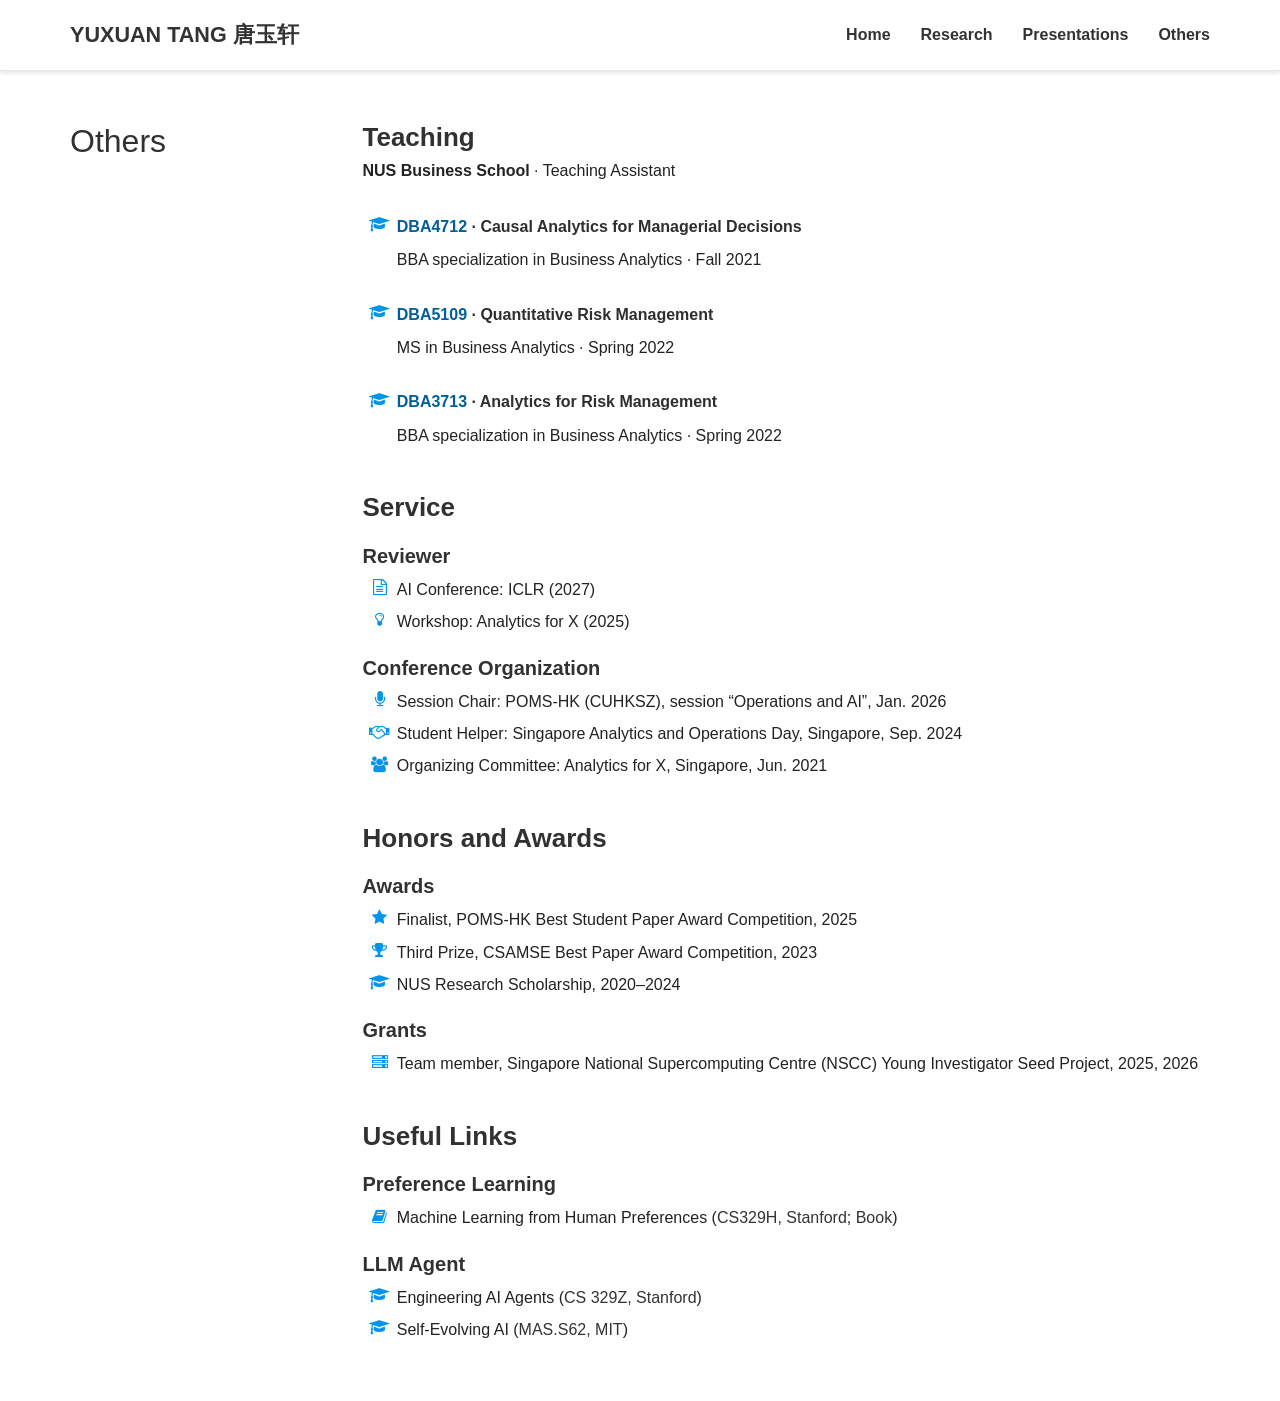
<file: others.html>
<!DOCTYPE html>
<html lang="en">
<head>
  <meta charset="utf-8">
  <meta name="viewport" content="width=device-width, initial-scale=1">
  <meta name="author" content="Yuxuan Tang">
  <title>Others | Yuxuan Tang</title>
  <link rel="icon" type="image/svg+xml" href="favicon.svg?v=2">
  <link rel="stylesheet" href="https://cdnjs.cloudflare.com/ajax/libs/twitter-bootstrap/3.3.7/css/bootstrap.min.css">
  <link rel="stylesheet" href="https://cdnjs.cloudflare.com/ajax/libs/font-awesome/4.7.0/css/font-awesome.min.css">
  <link rel="stylesheet" href="css/hugo-academic.css">
  <link rel="stylesheet" href="css/green.css">
  <link rel="stylesheet" href="css/yuxuan.css?v=20261112a">
</head>
<body class="teaching-page">
  <nav class="navbar navbar-default navbar-fixed-top" id="navbar-main">
    <div class="container"><div class="navbar-header">
      <button type="button" class="navbar-toggle collapsed" data-toggle="collapse" data-target=".navbar-collapse"><span class="sr-only">Toggle navigation</span><span class="icon-bar"></span><span class="icon-bar"></span><span class="icon-bar"></span></button>
      <a class="navbar-brand" href="index.html">Yuxuan Tang 唐玉轩</a>
    </div><div class="collapse navbar-collapse"><ul class="nav navbar-nav navbar-right">
      <li><a href="index.html">Home</a></li><li><a href="research.html">Research</a></li><li><a href="presentation.html">Presentations</a></li><li><a href="others.html">Others</a></li>
    </ul></div></div>
  </nav>

  <section class="home-section">
    <div class="container"><div class="row">
      <div class="col-xs-12 col-md-3 section-heading"><h1>Others</h1></div>
      <div class="col-xs-12 col-md-9">
        <h2 class="teaching-topic">Teaching</h2>
        <p class="teaching-institution"><strong>NUS Business School</strong> · Teaching Assistant</p>
        <ul class="fa-ul teaching-list">
          <li>
            <i class="fa-li fa fa-graduation-cap teaching-icon" aria-hidden="true"></i>
            <strong><span class="course-code">DBA4712</span> · Causal Analytics for Managerial Decisions</strong>
            <p>BBA specialization in Business Analytics · Fall 2021</p>
          </li>
          <li>
            <i class="fa-li fa fa-graduation-cap teaching-icon" aria-hidden="true"></i>
            <strong><span class="course-code">DBA5109</span> · Quantitative Risk Management</strong>
            <p>MS in Business Analytics · Spring 2022</p>
          </li>
          <li>
            <i class="fa-li fa fa-graduation-cap teaching-icon" aria-hidden="true"></i>
            <strong><span class="course-code">DBA3713</span> · Analytics for Risk Management</strong>
            <p>BBA specialization in Business Analytics · Spring 2022</p>
          </li>
        </ul>

        <h2 class="teaching-topic others-section">Service</h2>
        <h3 class="others-subtopic">Reviewer</h3>
        <ul class="fa-ul others-list">
          <li><i class="fa-li fa fa-file-text-o others-icon" aria-hidden="true"></i>AI Conference: ICLR (2027)</li>
          <li><i class="fa-li fa fa-lightbulb-o others-icon" aria-hidden="true"></i>Workshop: Analytics for X (2025)</li>
        </ul>

        <h3 class="others-subtopic">Conference Organization</h3>
        <ul class="fa-ul others-list">
          <li><i class="fa-li fa fa-microphone others-icon" aria-hidden="true"></i>Session Chair: POMS-HK (CUHKSZ), session “Operations and AI”, Jan. 2026</li>
          <li><i class="fa-li fa fa-handshake-o others-icon" aria-hidden="true"></i>Student Helper: Singapore Analytics and Operations Day, Singapore, Sep. 2024</li>
          <li><i class="fa-li fa fa-users others-icon" aria-hidden="true"></i>Organizing Committee: Analytics for X, Singapore, Jun. 2021</li>
        </ul>

        <h2 class="teaching-topic others-section">Honors and Awards</h2>
        <h3 class="others-subtopic">Awards</h3>
        <ul class="fa-ul others-list">
          <li><i class="fa-li fa fa-star others-icon" aria-hidden="true"></i>Finalist, POMS-HK Best Student Paper Award Competition, 2025</li>
          <li><i class="fa-li fa fa-trophy others-icon" aria-hidden="true"></i>Third Prize, CSAMSE Best Paper Award Competition, 2023</li>
          <li><i class="fa-li fa fa-graduation-cap others-icon" aria-hidden="true"></i>NUS Research Scholarship, 2020–2024</li>
        </ul>

        <h3 class="others-subtopic">Grants</h3>
        <ul class="fa-ul others-list">
          <li><i class="fa-li fa fa-server others-icon" aria-hidden="true"></i>Team member, Singapore National Supercomputing Centre (NSCC) Young Investigator Seed Project, 2025, 2026</li>
        </ul>

        <h2 class="teaching-topic others-section">Useful Links</h2>
        <h3 class="others-subtopic">Preference Learning</h3>
        <ul class="fa-ul others-list">
          <li><i class="fa-li fa fa-book others-icon" aria-hidden="true"></i>Machine Learning from Human Preferences (<a href="https://web.stanford.edu/class/cs329h/" target="_blank">CS329H, Stanford</a>; <a href="https://mlhp.stanford.edu/" target="_blank">Book</a>)</li>
        </ul>

        <h3 class="others-subtopic">LLM Agent</h3>
        <ul class="fa-ul others-list">
          <li><i class="fa-li fa fa-graduation-cap others-icon" aria-hidden="true"></i>Engineering AI Agents (<a href="https://cs329z.stanford.edu/index.html" target="_blank">CS 329Z, Stanford</a>)</li>
          <li><i class="fa-li fa fa-graduation-cap others-icon" aria-hidden="true"></i>Self-Evolving AI (<a href="https://mit-mi.github.io/how2ai-course/fall2026/" target="_blank">MAS.S62, MIT</a>)</li>
        </ul>
      </div>
    </div></div>
  </section>
  <script src="https://cdnjs.cloudflare.com/ajax/libs/jquery/1.12.4/jquery.min.js"></script>
  <script src="https://cdnjs.cloudflare.com/ajax/libs/twitter-bootstrap/3.3.7/js/bootstrap.min.js"></script>
</body>
</html>
</file>
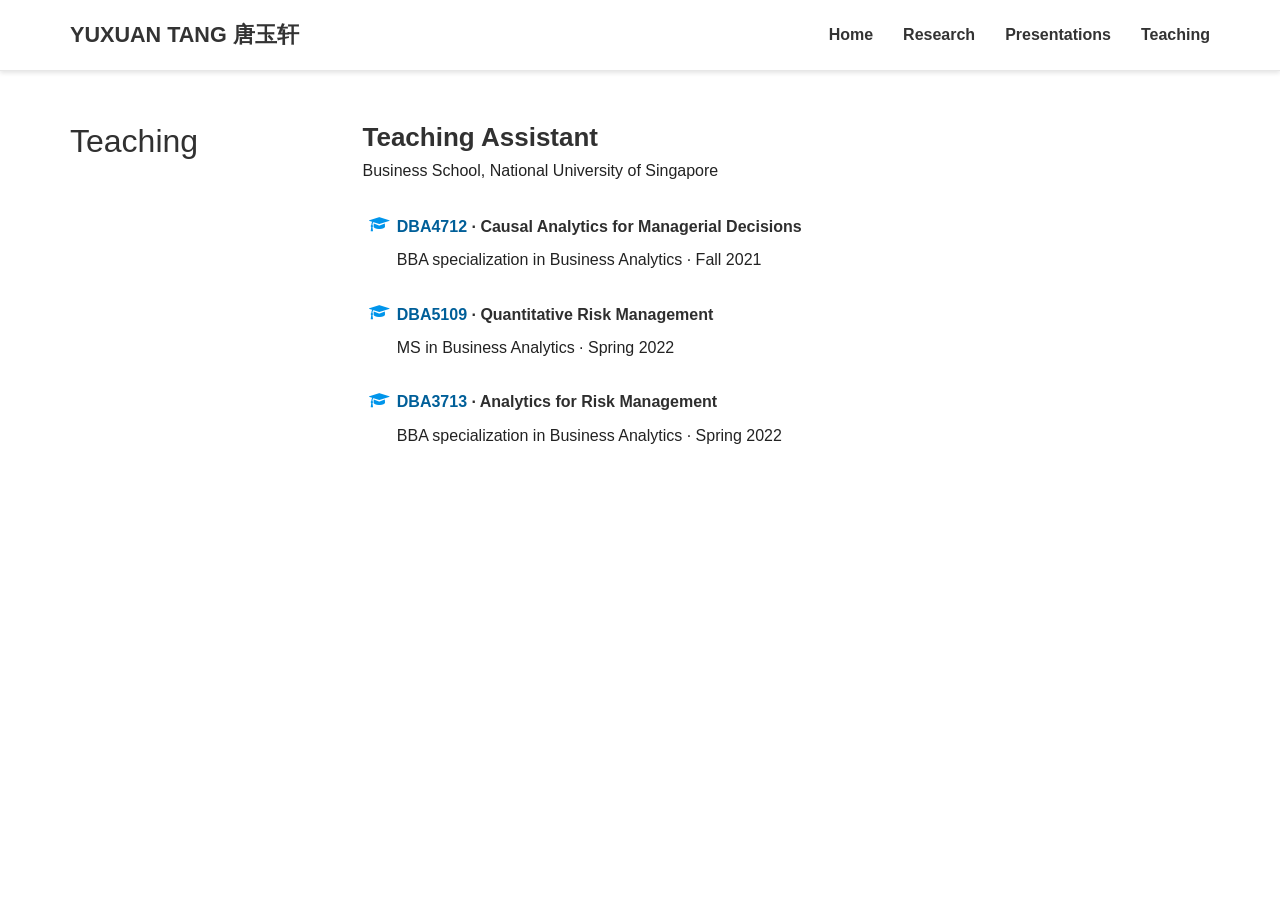
<file: teaching.html>
<!DOCTYPE html>
<html lang="en">
<head>
  <meta charset="utf-8">
  <meta name="viewport" content="width=device-width, initial-scale=1">
  <meta name="author" content="Yuxuan Tang">
  <title>Teaching | Yuxuan Tang</title>
  <link rel="stylesheet" href="https://cdnjs.cloudflare.com/ajax/libs/twitter-bootstrap/3.3.7/css/bootstrap.min.css">
  <link rel="stylesheet" href="https://cdnjs.cloudflare.com/ajax/libs/font-awesome/4.7.0/css/font-awesome.min.css">
  <link rel="stylesheet" href="css/hugo-academic.css">
  <link rel="stylesheet" href="css/green.css">
  <link rel="stylesheet" href="css/yuxuan.css?v=20260629g">
</head>
<body class="teaching-page">
  <nav class="navbar navbar-default navbar-fixed-top" id="navbar-main">
    <div class="container"><div class="navbar-header">
      <button type="button" class="navbar-toggle collapsed" data-toggle="collapse" data-target=".navbar-collapse"><span class="sr-only">Toggle navigation</span><span class="icon-bar"></span><span class="icon-bar"></span><span class="icon-bar"></span></button>
      <a class="navbar-brand" href="index.html">Yuxuan Tang 唐玉轩</a>
    </div><div class="collapse navbar-collapse"><ul class="nav navbar-nav navbar-right">
      <li><a href="index.html">Home</a></li><li><a href="research.html">Research</a></li><li><a href="presentation.html">Presentations</a></li><li><a href="teaching.html">Teaching</a></li>
    </ul></div></div>
  </nav>

  <section class="home-section">
    <div class="container"><div class="row">
      <div class="col-xs-12 col-md-3 section-heading"><h1>Teaching</h1></div>
      <div class="col-xs-12 col-md-9">
        <h2 class="teaching-topic">Teaching Assistant</h2>
        <p class="teaching-institution">Business School, National University of Singapore</p>
        <ul class="fa-ul teaching-list">
          <li>
            <i class="fa-li fa fa-graduation-cap teaching-icon" aria-hidden="true"></i>
            <strong><span class="course-code">DBA4712</span> · Causal Analytics for Managerial Decisions</strong>
            <p>BBA specialization in Business Analytics · Fall 2021</p>
          </li>
          <li>
            <i class="fa-li fa fa-graduation-cap teaching-icon" aria-hidden="true"></i>
            <strong><span class="course-code">DBA5109</span> · Quantitative Risk Management</strong>
            <p>MS in Business Analytics · Spring 2022</p>
          </li>
          <li>
            <i class="fa-li fa fa-graduation-cap teaching-icon" aria-hidden="true"></i>
            <strong><span class="course-code">DBA3713</span> · Analytics for Risk Management</strong>
            <p>BBA specialization in Business Analytics · Spring 2022</p>
          </li>
        </ul>
      </div>
    </div></div>
  </section>
  <script src="https://cdnjs.cloudflare.com/ajax/libs/jquery/1.12.4/jquery.min.js"></script>
  <script src="https://cdnjs.cloudflare.com/ajax/libs/twitter-bootstrap/3.3.7/js/bootstrap.min.js"></script>
</body>
</html>
</file>
<file: css/hugo-academic.css>
/*************************************************
 *  Hugo Academic: an academic theme for Hugo.
 *  Designed by @GeorgeCushen.
 *  https://github.com/gcushen/hugo-academic
 **************************************************/

/*************************************************
 *  Core
 **************************************************/


/*Added templates below*/

/*Spaces*/
/*#p1 {text-indent: 4em;}*/

.journal {
  color: #8E1900;
  /*font-weight: 500;*/
  font-weight: 550
}

.journal-link {
  color: inherit;          /* same color as .journal */
  font: inherit;           /* same font as .journal */
  text-decoration: underline;
}



.award-colour {
  color: #001868;
  /*font-weight: 500;*/
  font-weight: 550
}

.author {
  font-weight: lighter;
}


.black-link {
  color: #001868;
  font-weight: lighter;
  text-decoration: none;
}

/*Added templates above*/

*,
*::after,
*::before {
  box-sizing: border-box;
}

.row:after,
.row:before {
  content: " ";
  display: table;
}

.no-link-style {
  text-decoration: none;
  color: inherit;
}

html {
  font-family: 'Merriweather', serif;
  font-size: 16px;
  color: rgba(0,0,0,0.8);
  line-height: 1.65;
  /*margin: 0;*/
  /*padding: 0;*/
  /*width: 100%;*/
  /*overflow-x: hidden; !* Prevent horizontal scrolling *!*/
}
@media screen and (min-width: 58em) {
  html {
    font-size: 20px;
  }
}

body {
  font-family: inherit;
  font-size: 1rem;
  line-height: inherit;
  color: inherit;
  margin-top: 71px; /* Offset body content by navbar height. */
  padding-top: 0;
  counter-reset: captions;
/*  */
/*  margin: 0;*/
/*  padding: 0;*/
/*  width: 100%;*/
/*  overflow-x: hidden; !* Prevent horizontal scrolling *!*/
}
@media screen and (max-width: 1200px) { /* Match max-width of .nav-bar query. */
  body {
    margin-top: 51px; /* Offset body content by navbar height. */
  }
}

/* Body text */
p {
  margin-top: 0;
  margin-bottom: 1rem;
}

/* Lists */
ul, ol, dl {
  margin-top: 0;
  margin-bottom: 1rem;
}

/* Navigation bar text */
.navbar-default {
  font-family: 'Lato', sans-serif;
  font-weight: 400;
  line-height: 1.25;
  text-rendering: optimizeLegibility;
}

/* Headings */
h1, h2, h3, h4, h5, h6 {
  font-family: 'Lato', sans-serif;
  font-weight: 400;
  margin-bottom: .5rem;
  line-height: 1.25;
  color: #313131;
  text-rendering: optimizeLegibility;
}
h1 {
  font-size: 2.25rem;
}
h2 {
  margin-top: 1rem;
  font-size: 1.5rem;
}
h3 {
  font-weight: 700;
  margin-top: 1.5rem;
  font-size: 1.25rem;
}
h4, h5, h6 {
  font-weight: 700;
  margin-top: 1rem;
  font-size: 1rem;
}

a,
h3.article-title a:hover {
  color: #0095eb;
  text-decoration: none;
  transition: color 0.6s ease;
}

a:hover,
a:focus {
  color: #005181;
}

img,
video {
  height: auto;
  max-width: 100%;
  display: block;
}

.img-responsive {
  /* Extend Bootstrap declaration with centering. */
  margin: 0 auto;
}

figcaption:before {
  font-weight: 700;
  text-transform: uppercase;
  content: "Figure " counter(captions) ": ";
}

figcaption {
  display: block;
  margin-top: 0.75em;
  line-height: 1.25;
  font-size: 1rem;
  margin-bottom: 1.65rem;
  font-family: 'Lato', sans-serif;
  counter-increment: captions;
}

figcaption h4 {
  display: inline-block;
  font-size: 1rem;
  font-weight: 400;
  margin: 0;
}

pre,
code {
  font-family: 'Roboto Mono', 'Courier New', 'Courier', monospace;
}

pre {
  margin: 0 0 1rem 0;
  overflow: auto;
}

hr {
  border: 0;
  height: 1px;
  background: #333;
  background-image: linear-gradient(to right, #ccc, #333, #ccc);
}

/* Quotes */
blockquote {
  padding: .5rem 1rem;
  margin: .8rem 0;
  color: #7a7a7a;
  border-left: .25rem solid #e5e5e5;
}
blockquote p:last-child {
  margin-bottom: 0;
}
@media (min-width: 30em) {
  blockquote {
    padding-right: 5rem;
    padding-left: 1.25rem;
  }
}

.space-below {
  margin-bottom: 50px;
}
@media screen and (max-width: 768px) {
  .space-below {
    margin-bottom: 10px;
  }
}

.universal-wrapper {
  margin: 0 auto;
  padding-right: 15px;
  padding-left: 15px;
  width: 100%;
}
@media only screen and (min-width: 1001px) {
  .universal-wrapper {
    width: 1000px;
  }
}

/*************************************************
 *  Home Sections
 **************************************************/

@keyframes intro {
  0% {
    opacity: 0;
  }
  100% {
    opacity: 1;
  }
}

.home-section {
  background-color: rgb(255, 255, 255);
  padding: 110px 0 110px 0;
  animation: intro 0.3s both;
  animation-delay: 0.15s;
}

.home-section:first-of-type {
  padding-top: 50px;
}

.home-section:nth-of-type(even) {
  background-color: rgb(247, 247, 247);
}

@media screen and (max-width: 768px) {
  .home-section {
    padding: 60px 0 60px 0;
  }
  .home-section:first-of-type {
    padding-top: 40px;
  }
}

.section-heading h1 {
  margin: 0 0 10px 0;
}

.section-heading p {
  font-family: 'Lato', sans-serif;
  font-weight: 400;
  font-size: 1.1rem;
  color: #b2b2b2;
}

/*************************************************
 *  Biography
 **************************************************/

#profile {
  text-align: center;
  padding: 30px 10px;
  position: relative;
}

#profile .portrait {
  background-image: url('../img/portrait.jpg');
  width: 200px;
  height: 200px;
  margin: 0 auto;
  border-radius: 50%;
  background-size: cover;
  -webkit-background-size: cover;
  -moz-background-size: cover;
}

#profile .portrait-title h2 {
  font-size: 1.75em;
  font-weight: 300;
  color: #000000;
  margin: 20px 0 10px 0;
}

#profile .portrait-title h3 {
  font-size: 1.13em;
  font-weight: 300;
  color: #AAAAAA;
  margin: 0px 0 10px 0;
}

#profile ul.social-icon {
  display: inline-flex;
  flex-direction: row;
  flex-wrap: wrap;
  list-style: none;
  padding: 0;
  margin-top: 30px;
}

#profile .social-icon li {
  margin-right: 10px;
}

#profile .social-icon li:last-of-type {
  margin-right: 0;
}

#profile .social-icon li:hover {
  transform: scale(1.2)
}

.big-icon {
  font-size: 2rem;
}

ul.ul-interests li {
  font-size: 0.9rem;
}

ul.ul-edu {
  list-style: none;
}

ul.ul-edu li {
  position: relative;
  padding: 0px 15px 4px 3px;
}

ul.ul-edu li .description p {
  margin: 0;
}

ul.ul-edu li .description p.course {
  font-size: 0.9rem;
}

ul.ul-edu li .description p.institution {
  font-size: 0.75rem;
  color: rgba(0,0,0,0.6);
}

/*************************************************
 *  Sharing
 **************************************************/

.share-box {
  float: right;
}

ul.share {
  display: flex;
  flex-direction: row;
  flex-wrap: wrap;
  list-style: none;
  margin: 0;
  padding: 0;
}

ul.share li {
  display: inline-flex;
  margin-right: 5px;
}

ul.share li:last-of-type {
  margin-right: 0;
}

ul.share li .fa {
  display: block;
  width: 30px;
  height: 30px;
  line-height: 30px;
  font-size: 16px;
  text-align: center;
  transition: all 150ms ease-in-out;
  color: #fff;
}

ul.share li a {
  background-color: #b5c6ce;
  display: block;
  border-radius: 50%;
  text-decoration: none !important;
  margin: 0;
}

ul.share li:hover .fa {
  transform: scale(1.4)
}

/*************************************************
 *  Blog Articles
 **************************************************/

article {
  animation: intro 0.3s both;
  animation-delay: 0.15s;
}

.article-container {
  max-width: 760px;
  padding: 1rem 20px 0 20px;
  margin: 0 auto 0 auto;
  /*max-width: 100%;*/
  /*padding: 0 15px; !* Adds small padding to the sides *!*/
  /*box-sizing: border-box;*/
}

.article-header {
  position: relative;
  clear: both;
}

.article-banner {
  width: 100%;
  height: auto;
}

.article-header-caption {
  position: absolute;
  bottom: 0;
  right: 0;
  margin: 0 auto;
  padding: 2px 5px;
  color: #fff;
  font-size: .7em;
  background: #000;
  text-align: right;
  z-index: 5;
  opacity: 0.65;
  border-radius: 5px 0 0 0;
}
@media (min-width: 64em) {
  .article-header-caption {
    padding: 5px 10px;
  }
}

.article-header-caption a {
  color: #fff;
  text-decoration: none;
}

.article-title {
  font-size: 1.75rem;
}

.article-title a {
  color: #151515;
  transition: color 0.6s ease;
}

.article-metadata {
  margin-bottom: 20px;
  line-height: 30px; /* Match share bar line height. */
  font-size: 14px;
  letter-spacing: 0.03em;
  color: #888;
}

.article-metadata a {
  color: #888;
}

.article-metadata a:hover {
  color: #0095eb;
}

.article-list-item {
  margin-bottom: 40px;
}

.article-list-item:last-child {
  margin-bottom: 0 !important;
}

.article-list-item .article-metadata {
  margin-bottom: 5px;
}

.article-metadata .article-date,
.article-metadata .article-categories,
.article-metadata .article-tags {
  margin-right: 10px;
}

.article-style img,
.article-style video {
  box-shadow: 1px 1px 0px #edefed, -1px -1px 0px #edefed, 1px -1px 0px #edefed, -1px 1px 0px #edefed;
  margin-left: auto;
  margin-right: auto;
  margin-top: 60px;
  margin-bottom: 60px;
  padding-left: 0;
  padding-right: 0;
}

.article-style figure {
  margin-top: 60px;
  margin-bottom: 60px;
}

.article-style figure img {
  margin-top: 0;
  margin-bottom: 0;
}

#comments {
  padding-top: 1rem;
}

/*************************************************
 *  Publications
 **************************************************/

.pub-icon {
  color: #03396c;
  font-size: 0.81em;
  padding-top: 6px;
}

.pub-banner {
  max-width: 100%;
  height: auto;
  margin-left: auto;
  margin-right: auto;
}

.pub .pub-title {
  margin-bottom: 5px;
}

.pub .pub-authors {
  font-style: italic;
  line-height: 30px; /* Match share bar line height. */
}

.pub .pub-row-heading {
  font-weight: bold;
}

.pub-list-item {
  margin-bottom: 40px;
}

.pub-list-item .pub-abstract {
  font-size: 1rem;
}

.pub-list-item .pub-authors {
  line-height: normal;
  font-style: normal;
  font-size: 1rem;
  color: #3170A5;
}

.pub-list-item .pub-publication {
  color: #090;
  font-size: 1rem;
}

.pub-list-item .pub-links {
  padding-top: 10px;
}

#container-publications {
  display: block;
  position: relative;
  overflow: hidden;
}

/*************************************************
 * Talks
 **************************************************/

.talk-event {
  color: #090;
  font-size: 1rem;
}

/*************************************************
 *  Projects
 **************************************************/

#projects.home-section li {
  margin-bottom: 1rem;
}

#projects.home-section li:last-of-type {
  margin-bottom: 0;
}

#projects.home-section .project-title {
  display: inline-block;
  margin-bottom: 6px;
}

#projects.home-section .project-summary {
  font-size: 0.9rem;
  margin-bottom: 0.4rem;
}

#projects.home-section .project-tags {
  font-size: 0.75rem;
  color: #9c9c9c;
}

#container-projects {
  display: block;
  position: relative;
  /*margin-top: 5rem;*/
  overflow: hidden;
}

.project-toolbar{
  margin-bottom: 2rem;
}

.project-item {
  margin-bottom: 1.5rem;
}

.isotope-item {
  z-index: 2;
}

.isotope-item:hover{
  z-index: 3;
}

/*************************************************
 *  Card component
 **************************************************/

.card {
  margin-bottom: 1.5rem;
  overflow: hidden;
  text-overflow: ellipsis;
  background: #fff;
  box-shadow: 0 2px 4px 0 rgba(0,0,0,0.2);
  transition: all 0.2s ease-out;
}

.card .card-image {
  display: block;
  position: relative;
  min-height: 100px;
}

.card h4 {
  font-size: 0.9rem;
  font-weight: 700;
  line-height: 1.5;
  text-transform: uppercase;
}

.card h4 a {
  color: #000;
  border-bottom: solid 1px transparent;
}

.card h4 a:hover {
  color: #000;
  border-bottom: solid 1px #000;
  text-decoration: none;
}

.card .card-text {
  padding: 0.75rem 1rem 0.75rem;
}

.card .card-text p {
  color: #999999;
  font-size: 0.75rem;
}

.card p:last-child {
  margin-bottom: 0;
}

.card .card-image.hover-overlay:before {
  display: block;
  position: absolute;
  left: 0;
  top: 0;
  width: 100%;
  height: 100%;
  background: #fff;
  content: " ";
  opacity: 0;
  transition: all 0.2s ease-out;
}

.card .card-image.hover-overlay:after {
  display: block;
  position: absolute;
  left: 0;
  top: 50%;
  width: 100%;
  transform: translate(0, -50%);
  opacity: 0;
  transition: all 0.2s ease-out;
  font-family: 'FontAwesome';
  content: '\f0c1';
  text-align: center;
  font-size: 3rem;
  color: #666;
}

.card:hover {
  box-shadow: 0 8px 16px 0 rgba(0,0,0,0.2);
}

.card:hover .card-image.hover-overlay:before {
  opacity: 0.8;
}

.card:hover .card-image.hover-overlay:after {
  opacity: 0.6;
}

/*************************************************
 *  Contact
 **************************************************/

#contact.home-section .fa-ul {
  margin-left: 3.14285714rem; /* Must be > `fa-2x` icon size. */
}

#contact.home-section .fa-li {
  position: absolute;
  left: -3.14285714rem; /* Negative of `#contact.home-section .fa-ul` margin. */
  width: 2rem; /* Match `fa-2x` icon size. */
  top: 0.14285714em; /* Default FA value. */
  text-align: center;
}

#contact.home-section li {
  padding-top: 0.8rem; /* Align text with bottom of `fa-2x` icon. */
  margin-bottom: 0.3rem;
}

#contact.home-section li:last-of-type {
  margin-bottom: 0;
}

/*************************************************
 *  Footer
 **************************************************/

footer {
  margin: 4rem 0 0;
  padding: 2rem 0;
  width: 100%;
}

footer p {
  font-size: 0.75rem;
  text-align: center;
}

.site-footer,
footer a#back_to_top i {
  color: #899596;
}

/*************************************************
 *  Button Primary: Color Override
 **************************************************/

.btn-primary {
  border-color: #0095eb;
  background: #0095eb;
}

.btn-primary:hover,
.btn-primary:focus,
.btn-primary:active,
.btn-primary.active,
.open > .dropdown-toggle.btn-primary {
  background: #0095eb;
}

/*************************************************
 *  Toolbar Buttons
 **************************************************/

.btn-toolbar .btn {
  font-size: 0.9rem;
  padding: 10px 14px 9px;
  border: none;
}

.btn-toolbar .btn:first-child {
  border-radius: 6px 0 0 6px;
}

.btn-toolbar .btn:last-child {
  border-radius: 0 6px 6px 0;
}

.btn-toolbar .btn.btn-primary:hover,
.btn-toolbar .btn.btn-primary:focus {
  background-color: rgba(0,149,235,0.6);
}

.btn-toolbar .btn.btn-primary:active,
.btn-toolbar .btn.btn-primary.active {
  background-color: rgba(0,89,175,1);
}

/*************************************************
 *  Button Outlines
 **************************************************/

.btn-outline {
  background-color: transparent;
  color: inherit;
  transition: all .5s;
}

.btn-primary.btn-outline {
  color: #0095eb;
  border-color: #0095eb;
}

.btn-success.btn-outline {
  color: #5cb85c;
}

.btn-info.btn-outline {
  color: #5bc0de;
}

.btn-warning.btn-outline {
  color: #f0ad4e;
}

.btn-danger.btn-outline {
  color: #d9534f;
}

.btn-primary.btn-outline:hover,
.btn-success.btn-outline:hover,
.btn-info.btn-outline:hover,
.btn-warning.btn-outline:hover,
.btn-danger.btn-outline:hover {
  color: #fff;
}

/*************************************************
 *  Navigation Bar
 **************************************************/

.navbar {
  min-height: 70px !important;
}

.navbar-default {
  background: #fff;
  box-shadow: 0 0.125rem 0.25rem 0 rgba(0,0,0,.11)
}

nav#navbar-main li {
  font-size: 16px;
}

.navbar-default .navbar-nav>li>a,
.navbar-default .navbar-nav>a:focus,
.navbar-default .navbar-nav>a:hover {
  white-space: nowrap;
  -webkit-transition: 0.2s ease;
  transition: 0.2s ease;
  color: #34495e;
  font-weight: 600;
}

.navbar-default .navbar-nav>.active>a,
.navbar-default .navbar-nav>.active>a:focus,
.navbar-default .navbar-nav>.active>a:hover {
  color: #0095eb;
  font-weight: 700;
  background-color: transparent !important; /* Override Bootstrap. */
}

.navbar-brand,
.navbar-nav li a {
  height: inherit;
  line-height: 50px;
  padding-top: 10px;
  padding-bottom: 10px;
}

.dropdown-menu > li > a {
  display: block;
  padding: 3px 20px;
  clear: both;
  font-weight: 400;
  line-height: 1.42857143;
  color: #34495e;
  white-space: nowrap;
}

.dropdown-menu > .active > a,
.dropdown-menu > .active > a:focus,
.dropdown-menu > .active > a:hover {
  color: #fff;
  text-decoration: none;
  background-color: #0095eb;
  outline: 0;
}

.navbar-default .navbar-brand {
  text-transform: uppercase;
  font-weight: bold;
  font-size: 1.2em;
  color: #2b2b2b;
}

@media screen and (max-width: 1200px) {
  .navbar {
    min-height: 50px !important;
  }

  .navbar-brand,
  .navbar-nav li a {
    height: inherit;
    line-height: 40px;
    padding-top: 5px;
    padding-bottom: 5px;
  }

  .navbar-header {
    float: none;
    min-height: inherit;
  }

  .navbar-left,
  .navbar-right {
    float: none !important;
  }

  .navbar-toggle {
    display: block;
  }

  .navbar-fixed-top {
    top: 0;
    border-width: 0 0 1px;
  }

  .navbar-collapse.collapse {
    display: none !important;
  }

  .navbar-nav {
    float: none !important;
    margin-top: 7.5px;
  }

  .navbar-nav > li {
    float: none;
  }

  .navbar-nav > li > a {
    padding-top: 10px;
    padding-bottom: 10px;
    line-height: normal;
  }

  .dropdown-menu > li > a {
    display: block;
    padding: 3px 20px;
    clear: both;
    font-weight: 400;
    line-height: 1.42857143;
    color: #34495e;
    white-space: nowrap;
  }

  .navbar-default .navbar-nav .open .dropdown-menu {
    position: static;
    float: none;
    width: auto;
    margin-top: 0;
    background-color: transparent;
    border: 0;
    box-shadow: none;
  }

  .navbar-default .navbar-nav .open .dropdown-menu > li > a {
    padding: 5px 15px 5px 25px;
    line-height: 20px;
    color: #34495e;
  }

  .navbar-default .navbar-nav .open .dropdown-menu > li > a:focus,
  .navbar-default .navbar-nav .open .dropdown-menu > li > a:hover {
    color: inherit;
    background-color: transparent;
  }

  .navbar-default .navbar-nav .open .dropdown-menu > .active > a,
  .navbar-default .navbar-nav .open .dropdown-menu > .active > a:focus,
  .navbar-default .navbar-nav .open .dropdown-menu > .active > a:hover {
    color: #0095eb;
    background-color: transparent;
  }

  .collapse.in {
    display: block !important;
  }
}

/*************************************************
 *  Tables
 **************************************************/

table {
  width: 100%;
  max-width: 100%;
  margin-bottom: 1rem;
  font-size: 0.93rem;
}

table > thead > tr > th,
table > tbody > tr > th,
table > tfoot > tr > th,
table > thead > tr > td,
table > tbody > tr > td,
table > tfoot > tr > td {
  padding: 8px;
  line-height: 1.43;
  vertical-align: top;
  border-top: 1px solid #ddd;
}

table > thead > tr > th {
  vertical-align: bottom;
  border-bottom: 2px solid #ddd;
}

table > caption + thead > tr:first-child > th,
table > colgroup + thead > tr:first-child > th,
table > thead:first-child > tr:first-child > th,
table > caption + thead > tr:first-child > td,
table > colgroup + thead > tr:first-child > td,
table > thead:first-child > tr:first-child > td {
  border-top: 0;
}

table > tbody + tbody {
  border-top: 2px solid #ddd;
}

table table {
  background-color: #fff;
}

/* Table Striped */
table > tbody > tr:nth-child(odd) > td,
table > tbody > tr:nth-child(odd) > th {
  background-color: #f9f9f9;
}

/* Table Hover */
table > tbody > tr:hover > td,
table > tbody > tr:hover > th {
  background-color: #e5e5e5;
}

/*************************************************
 *  Alerts
 **************************************************/

div.alert {
  border-radius: 10px;
  margin-bottom: 1rem;
}

div.alert p {
  position: relative;
  display: block;
  font-size: 1rem;
  margin-left: 2rem;
  margin-top: 0;
  margin-bottom: 0;
}

div.alert p:first-child::before {
  position: absolute;
  top: -0.5rem;
  left: -2rem;
  font-family: 'FontAwesome';
  font-size: 1.5rem;
  color: #fff;
  content: '\f05a';
  width: 1.5rem;
  text-align: center;
}

div.alert-warning p:first-child::before {
  content: '\f071';
}

div.alert a {
  color: rgba(255,255,255,0.9);
  text-decoration: none;
  border-bottom: solid 1px #e4e4e4;
  transition: color 0.2s ease-in-out, border-color 0.2s ease-in-out;
}

div.alert a:hover {
  border-bottom-color: transparent;
  color: rgba(255,255,255,0.5) !important;
}

.alert-note {
  color: #fff;
  background-color: #03A9F4; /* Material LightBlue500 */
  border-color: #bce8f1;
}

.alert-warning {
  color: #fff;
  background-color: #f44336; /* Material Red500 */
  border-color: #ebccd1;
}
</file>
<file: css/green.css>
/*************************************************
 *  An Example Green Theme for Hugo Academic
 *  Set `custom_css = ["green.css"] in `config.toml`.
 *  Then save this file as `/static/css/green.css` relative to your website root (i.e. not in `themes/academic` directory).
 *  https://github.com/gcushen/hugo-academic
 **************************************************/


html {
  font-family: 'Lato', sans-serif;
  font-size: 18px;
  color: rgba(0,0,0,0.8);
  line-height: 1.65;
}
@media screen and (min-width: 58em) {
  html {
    font-size: 18px;
  }
}

figure.two {
    width: 49%;
    float: left;
    margin: 0;
    text-align: center;
    padding: 0;
}

figure.three {
    width: 33%;
    float: left;
    margin: 0;
    text-align: center;
    padding: 0;
    /*display: inline-block;*/
}

div.three {
  width: 100%;
  float: left;
  margin: 0;
  text-align: center;
  padding: 0;
  /*display: inline-block;*/
}



.home-section {
  background-color: rgb(255, 255, 255);
  padding: 40px 0 40px 0;
  animation: intro 0.3s both;
  animation-delay: 0.15s;
}
</file>
<file: css/yuxuan.css>
/* Small site-specific adjustments on top of the original Hugo Academic theme. */
body {
  color: rgba(0, 0, 0, 0.82);
}

a,
a:visited,
.navbar-default .navbar-brand,
.navbar-default .navbar-nav > li > a {
  color: #333;
}

a:hover,
.navbar-default .navbar-brand:hover,
.navbar-default .navbar-nav > li > a:hover {
  color: #3f7f72;
}

.black-link {
  color: #222;
  text-decoration: underline;
}

.about-page .black-link,
.about-page .black-link:visited {
  color: #005f99;
  font-weight: 500;
  text-decoration: none;
}

.about-page .black-link:hover,
.about-page .black-link:focus {
  color: #003f66;
  text-decoration: none;
}

.home-section {
  min-height: calc(100vh - 71px);
}

.home-section h2 {
  margin-top: 36px;
  margin-bottom: 16px;
  font-size: 1.45rem;
}

#profile .portrait {
  width: 190px;
  height: 190px;
}

#profile .social-icon a,
#profile .social-icon a:visited {
  color: #0095eb;
}

#profile .social-icon a:hover,
#profile .social-icon a:focus {
  color: #005181;
}

.publication,
.course-item {
  margin-bottom: 28px;
}

.publication p,
.course-item p {
  margin-bottom: 6px;
}

.research-page .research-topic {
  margin-top: 0;
  margin-bottom: 24px;
  font-size: 26px;
  font-weight: 700;
}

.research-page .publication-list {
  margin-bottom: 48px;
  font-size: 16px;
}

.research-page .section-heading h1 {
  font-size: 32px;
}

.research-page .publication-list li {
  margin-bottom: 24px;
}

.research-page .publication-list p {
  margin-top: 6px;
  margin-bottom: 0;
}

.research-page .pub-icon {
  color: #0095eb;
}

.research-page .paper-title,
.research-page .paper-title:visited {
  color: #0000ee;
  text-decoration: none;
}

.research-page .paper-title:hover,
.research-page .paper-title:focus {
  color: #0000aa;
}

.research-page .author {
  color: #000;
  font-weight: lighter;
}

.research-page .research-link,
.research-page .research-link:visited {
  color: #005f99;
  font-weight: 500;
  text-decoration: none;
}

.research-page .research-link:hover,
.research-page .research-link:focus {
  color: #003f66;
  text-decoration: none;
}

.research-page .journal {
  color: #8e1900;
  font-weight: 550;
}

.research-page .journal.venue-name {
  font-weight: 400;
}

.research-page .recognition {
  display: inline-block;
  margin-left: 1.4em;
  color: #999;
  font-size: 14px;
  font-weight: 400;
}

.research-page .recognition .fas,
.research-page .recognition .far {
  width: 18px;
  color: #001868;
  font-size: 16px;
  text-align: center;
}

.presentation-page .presentation-list > li {
  margin-bottom: 32px;
}

.presentation-page .presentation-list {
  font-size: 16px;
}

.presentation-page .section-heading h1,
.teaching-page .section-heading h1 {
  font-size: 32px;
}

.presentation-page .presentation-icon {
  color: #0095eb;
}

.presentation-page .talk-list {
  padding-left: 18px;
  margin-top: 7px;
  color: #222;
  font-weight: 400;
}

.presentation-page .talk-list li {
  margin-bottom: 2px;
}

.teaching-page .teaching-topic {
  margin-top: 0;
  margin-bottom: 4px;
  font-size: 26px;
  font-weight: 700;
}

.teaching-page .teaching-institution {
  margin-bottom: 30px;
  color: #222;
  font-size: 16px;
}

.teaching-page .others-section {
  margin-top: 42px;
}

.teaching-page .others-subtopic {
  margin-top: 20px;
  margin-bottom: 8px;
  font-size: 20px;
  font-weight: 600;
}

.teaching-page .others-list {
  margin-left: 2.14285714em;
  padding-left: 0;
  margin-bottom: 18px;
  color: #222;
  font-size: 16px;
}

.teaching-page .others-list li {
  position: relative;
  margin-bottom: 6px;
}

.teaching-page .others-icon {
  color: #0095eb;
}

.teaching-page .teaching-list {
  font-size: 16px;
}

.teaching-page .teaching-list > li {
  margin-bottom: 28px;
}

.teaching-page .teaching-icon {
  color: #0095eb;
}

.teaching-page .course-code {
  color: #005f99;
}

.teaching-page .teaching-list p {
  margin-top: 7px;
  margin-bottom: 0;
  color: #222;
  font-weight: 400;
}

.section-heading h1 {
  font-size: 2rem;
}

@media (max-width: 991px) {
  .section-heading h1 {
    margin-bottom: 32px;
  }
}
</file>
